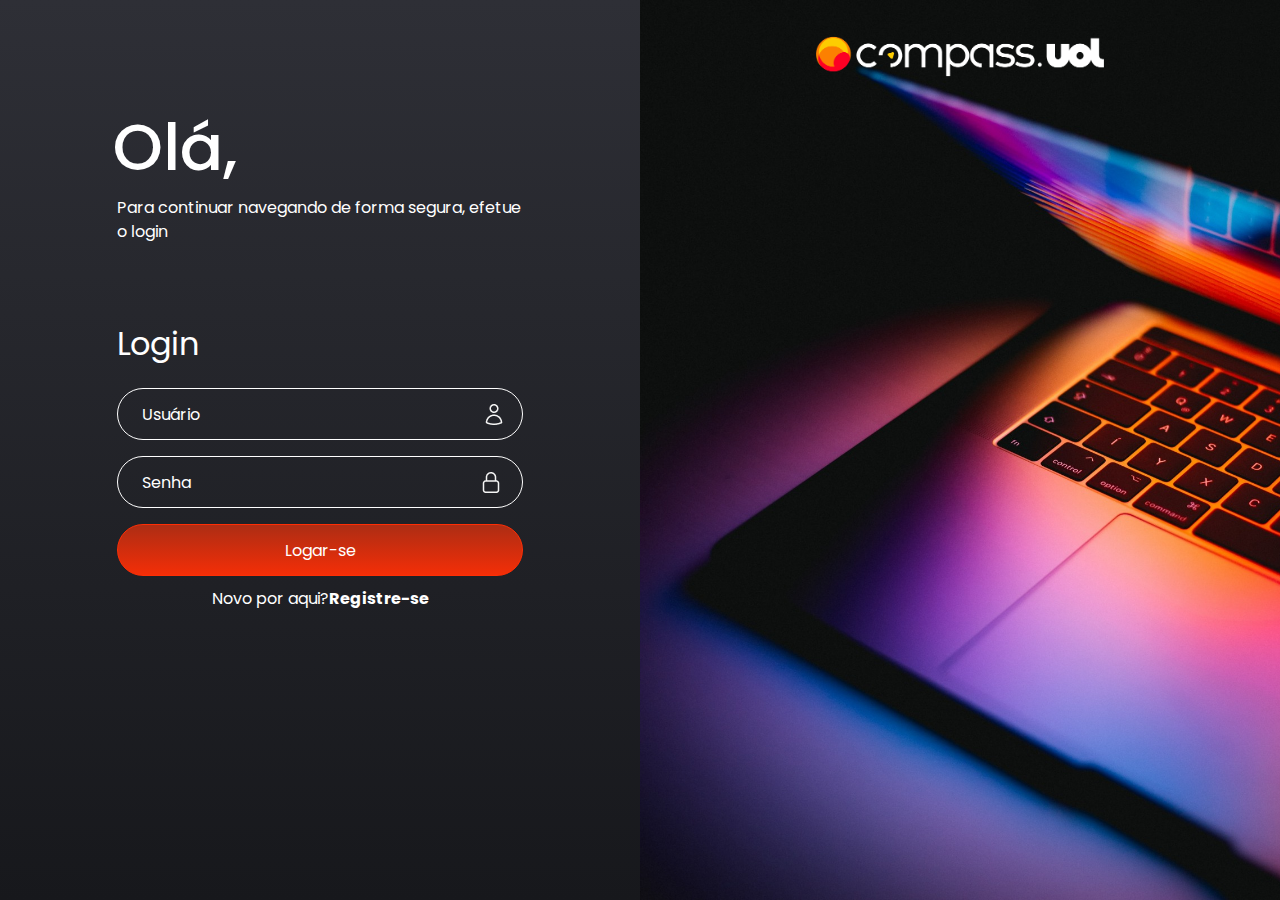
<file: login.html>
<!DOCTYPE html>
<html lang="en">
  <head>
    <meta charset="UTF-8" />
    <meta http-equiv="X-UA-Compatible" content="IE=edge" />
    <meta name="viewport" content="width=device-width, initial-scale=1.0" />
    <title>Compass Uol</title>
    <script src="login.js" defer></script>
    <link rel="stylesheet" href="styleLogin.css" type="text/css" />
  </head>
  <body>
    <section class="boxForm">
      <h1>Olá,</h1>
      <p>Para continuar navegando de forma segura, efetue o login</p>

      <form action="#" method="post" class="form" id="form">
        <h3>Login</h3>
        <div class="input-control">
          <input type="text" name="name" id="user" placeholder="Usuário" />
          <small></small>
        </div>

        <div class="input-control">
        <input
          type="password"
          name="password"
          id="password"
          placeholder="Senha"
        />
        <small></small>
       </div>
        <button type="submit">Logar-se</button>
        <p class="log">
        Novo por aqui? <a href="register.html">Registre-se</a>
        </p>
      </form>
    </section>
    <section class="image">
      <img src="image/compass_logo.png" alt="Image Compass" />
    </section>
  </body>
</html>
</file>
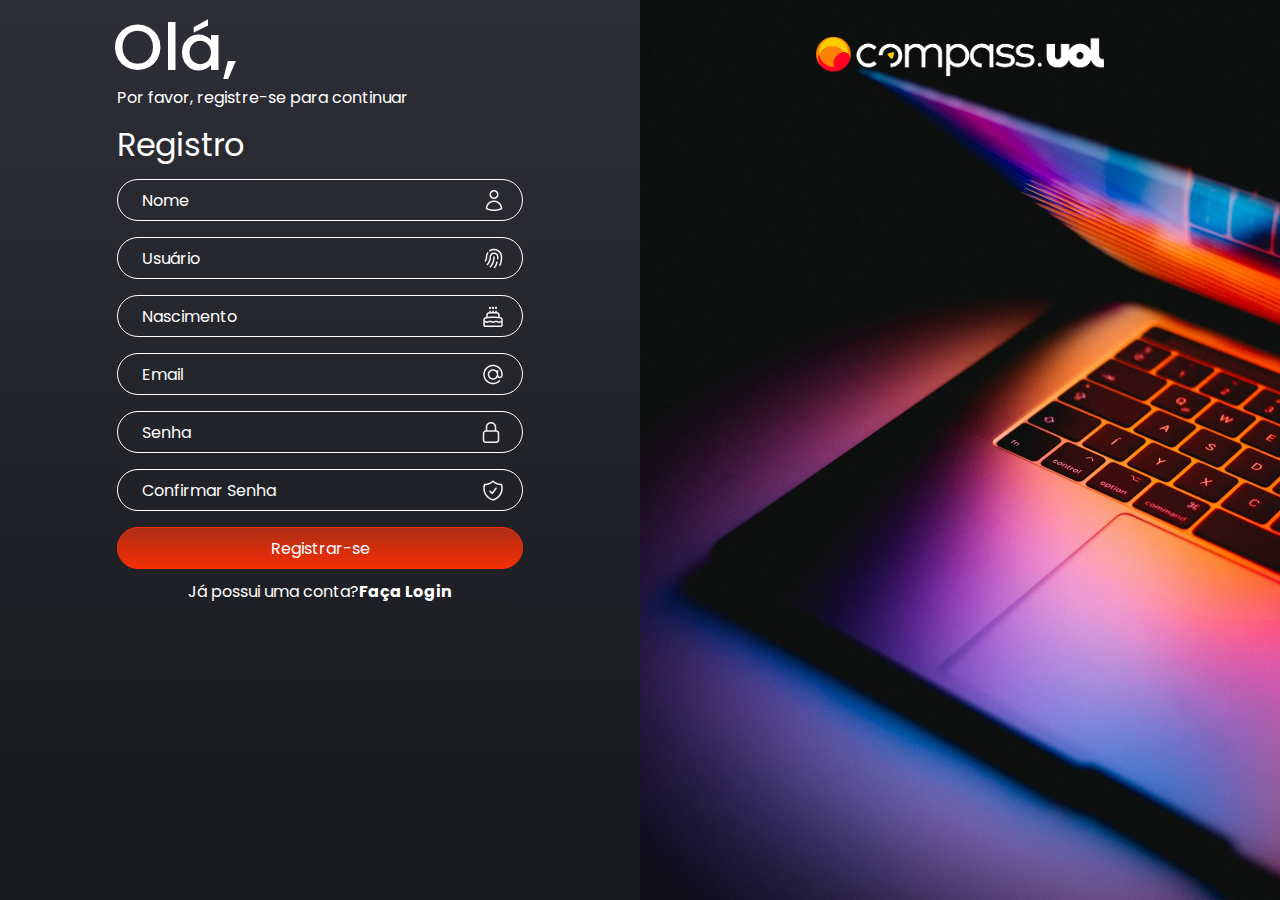
<file: register.html>
<!DOCTYPE html>
<html lang="en">
  <head>
    <meta charset="UTF-8" />
    <meta http-equiv="X-UA-Compatible" content="IE=edge" />
    <meta name="viewport" content="width=device-width, initial-scale=1.0" />
    <title>Compass Uol</title>
    <script src="app.js" defer></script>
    <link rel="stylesheet" href="styleRegister.css" type="text/css" />
  </head>
  <body>
    <section class="boxForm">
      <h1>Olá,</h1>
      <p>Por favor, registre-se para continuar</p>

      <form action="#" method="post" class="form" id="form">
        <h3>Registro</h3>

        <div class="input-control">
          <input type="text" name="name" id="name" placeholder="Nome" autocomplete="off"/>
          <small></small>
        </div>

        <div class="input-control">
          <input type="text" name="user" id="user" placeholder="Usuário" autocomplete="off"/>
          <small></small>
        </div>

        <div class="input-control">
          <input type="text" onfocus="(this.type='date')" name="birth" id="birth" placeholder="Nascimento" />
          <small></small>
        </div>

        <div class="input-control">
          <input type="text" name="email" id="email" placeholder="Email" autocomplete="off"/>
        <small></small>
        </div>

        <div class="input-control">
          <input type="password" name="password" id="password" placeholder="Senha" autocomplete="off"/>
          <small></small>
        </div>

        <div class="input-control">
          <input type="password" name="password_confirm" id="password_confirm" placeholder="Confirmar Senha" autocomplete="off"/>
          <small></small>
        </div>

        <button type="submit">Registrar-se</button>
        <p class="log">
          Já possui uma conta? <a href="login.html">Faça Login</a>
        </p>
      </form>
    </section>
    <section class="image">
      <img src="image/compass_logo.png" alt="Image Compass" />
    </section>
  </body>
</html>
</file>
<file: styleLogin.css>
@import url("https://fonts.googleapis.com/css2?family=Poppins:wght@300;400;500;600&display=swap");

* {
  margin: 0;
  padding: 0;
  font-family: "Poppins";
  font-style: normal;
  font-size: 16px;
  color: white;
}

body {
  display: flex;
  background: linear-gradient(180deg, #2e2f36 0%, #17181c 100%);
  height: 100vh;
}

.boxForm {
  width: 100%;
  display: flex;
  flex-direction: column;
  align-items: center;
  justify-content: center;
}

.form {
  width: 406px;
  height: 746px;
  margin-top: 100px;
}

p > a {
  text-decoration: none;
  font-weight: bold;
}

.boxForm > h1 {
  width: 125px;
  height: 96px;
  margin-right: 290px;
  font-weight: 500;
  font-size: 64px;
  line-height: 96px;
  margin-top: 100px;
}

.boxForm > p {
  width: 406px;
  height: 24px;

  font-weight: 400;
  font-size: 16px;
  line-height: 24px;
}

.form > h3 {
  width: 130px;
  height: 48px;
  font-weight: 400;
  font-size: 32px;
  line-height: 48px;
  margin-bottom: 20px;
}

.log {
  display: flex;
  justify-content: center;
  margin-top: 10px;
}

.image {
  width: 100%;
  height: 100%;
  justify-content: center;
  background-size: cover;
  background-image: url("./image/compass_back.jpeg");
  display: flex;
}

.image > img {
  width: 330px;
  height: 112.95px;
}

input {
  border: 1px solid white;
  border-radius: 46px;
  box-sizing: border-box;
  background-color: transparent;
  width: 406px;
  height: 52px;
  padding: 19px 24px;
  margin-top: 10px;
  /* outline: none; */
  display: flex;
  margin-top: 15px;
  margin-bottom: 16px;
}

input::placeholder {
  color: white;
}

button {
  width: 406px;
  height: 52px;
  background: linear-gradient(180deg, #ad2d14 0%, #f42e07 100%);
  border: 1px solid #fe2e05;
  border-radius: 46px;
}

button:hover {
  cursor: pointer;
}

#user {
  background-image: url(./image/people.png);
  background-repeat: no-repeat;
  align-items: center;
  justify-content: center;
  background-position: 95%;
}

#password {
  background-image: url(./image/lock.png);
  background-repeat: no-repeat;
  align-items: center;
  justify-content: center;
  background-position: 95%;
}

.input-control.error input {
  border: 1px solid #e9b425;
  margin-bottom: 0px;
  margin-top: 0px;
}

.input-control.success input {
  border: 1px solid green;
  margin-bottom: 0px;
  margin-top: 0px;
}

.input-control.success small {
  visibility: visible;
  justify-content: center;
  display: flex;
  color: green;
  font-size: 10px;
}

.input-control.error small {
  visibility: visible;
  justify-content: center;
  display: flex;
  color: #e9b425;
  font-size: 10px;
}

@media (max-width: 768px) {
  .form {
    width: 100%;
    display: flex;
    height: auto;
    align-items: center;
    justify-content: center;
    flex-direction: column;
    margin-top: 0;
  }
  body {
    display: block;
    max-width: 100%;
  }
  input {
    width: 50vw;
    height: 20%;
  }
  button {
    width: 50vw;
    height: 50px;
  }
  .boxForm h1 {
    font-size: 56px;
    justify-items: left;
    display: flex;
  }
  .boxForm p {
    font-size: 12px;
    width: 50%;
    margin-bottom: 30px;
    align-items: center;
    justify-content: center;
  }
}

@media (min-height: 1000px) {
  body {
    max-width: 100%;
    max-height: 100%;
  }

  .boxForm {
    display: flex;
    flex-direction: column;
    justify-content: center;
    align-items: center;
    padding: 0px;
  }
  .boxForm h1 {
    width: 125px;
    height: 96px;
    font-family: "Poppins";
    font-style: normal;
    font-weight: 500;
    font-size: 64px;
    line-height: 96px;
    margin-top: 200px;
  }
  .boxForm p {
    width: 406px;
    height: 24px;

    font-family: "Poppins";
    font-style: normal;
    font-weight: 400;
    font-size: 16px;
    line-height: 24px;
  }
  .boxForm h3 {
    width: 130px;
    height: 48px;

    font-family: "Poppins";
    font-style: normal;
    font-weight: 400;
    font-size: 32px;
    line-height: 48px;
  }
  .form {
    margin-top: 200px;
  }
  input,
  button {
    padding: 19px 24px;

    width: 406px;
    height: 62px;
  }
}
</file>
<file: styleRegister.css>
@import url("https://fonts.googleapis.com/css2?family=Poppins:wght@300;400;500;600&display=swap");

* {
  margin: 0;
  padding: 0;
  font-family: "Poppins";
  font-style: normal;
  font-size: 16px;
  color: white;
}

body {
  display: flex;
  background: linear-gradient(180deg, #2e2f36 0%, #17181c 100%);
  height: 100vh;
}

.boxForm {
  width: 100%;
  display: flex;
  flex-direction: column;
  align-items: center;
}

.form {
  width: 406px;
  height: 746px;
}

p > a {
  text-decoration: none;
  font-weight: bold;
}

.boxForm > h1 {
  width: 125px;
  height: 86px;
  margin-right: 290px;
  font-weight: 500;
  font-size: 64px;
  line-height: 96px;
}

.boxForm > p {
  width: 406px;
  height: 20px;

  font-weight: 400;
  font-size: 16px;
  line-height: 24px;
}

.form > h3 {
  width: 130px;
  height: 38px;
  font-weight: 400;
  font-size: 32px;
  line-height: 48px;
  margin-top: 15px;
  margin-bottom: 20px;
}

.log {
  display: flex;
  justify-content: center;
  margin-top: 10px;
}

.image {
  width: 100%;
  height: 100%;
  justify-content: center;
  background-size: cover;
  background-image: url("./image/compass_back.jpeg");
  display: flex;
}

.image > img {
  width: 330px;
  height: 112.95px;
}

input {
  border: 1px solid white;
  border-radius: 46px;
  box-sizing: border-box;

  background-color: transparent;
  width: 406px;
  height: 42px;
  padding: 19px 24px;
  margin-top: 15px;
  /* outline: none; */
  display: flex;
  margin-bottom: 16px;
}

input::placeholder {
  color: white;
}

button {
  /* margin-top: 20px; */
  width: 406px;
  height: 42px;
  background: linear-gradient(180deg, #ad2d14 0%, #f42e07 100%);
  border: 1px solid #fe2e05;
  border-radius: 46px;
}

button:hover {
  cursor: pointer;
}

#name {
  background-image: url(./image/people.png);
  background-repeat: no-repeat;
  align-items: center;
  justify-content: center;
  background-position: 95%;
}

#user {
  background-image: url(./image/digital.png);
  background-repeat: no-repeat;
  align-items: center;
  justify-content: center;
  background-position: 95%;
}
#birth {
  background-image: url(./image/cake.png);
  background-repeat: no-repeat;
  align-items: center;
  justify-content: center;
  background-position: 95%;
}
#email {
  background-image: url(./image/ar.png);
  background-repeat: no-repeat;
  align-items: center;
  justify-content: center;
  background-position: 95%;
}
#password {
  background-image: url(./image/lock.png);
  background-repeat: no-repeat;
  align-items: center;
  justify-content: center;
  background-position: 95%;
}
#password_confirm {
  background-image: url(./image/verify.png);
  background-repeat: no-repeat;
  align-items: center;
  justify-content: center;
  background-position: 95%;
}
.input-control.error input {
  border: 1px solid #e9b425;
  margin-bottom: 0px;
  margin-top: 0px;
}

.input-control.success input {
  border: 1px solid green;
  margin-bottom: 0px;
  margin-top: 0px;
}

.input-control.success small {
  visibility: visible;
  justify-content: center;
  display: flex;
  color: green;
  font-size: 10px;
}

.input-control.error small {
  visibility: visible;
  justify-content: center;
  display: flex;
  color: #e9b425;
  font-size: 10px;
}

input[type="date"]::-webkit-calendar-picker-indicator {
  opacity: 0;
}

@media (max-width: 768px) {
  body {
    display: block;
    max-width: 100%;
    height: 100vh;
  }
  .boxForm {
    display: flex;
    max-width: 100%;
    max-height: 100%;
  }
  .form {
    max-width: 100%;
    display: flex;
    align-items: center;
    justify-content: center;
    flex-direction: column;
    margin-top: 0;
  }

  input {
    max-width: 300px;
    height: 20px;
    margin: 5px;
  }
  button {
    max-width: 300px;
    height: 40px;
  }
  .boxForm h1 {
    font-size: 56px;
    margin-left: 120px;
  }
  .boxForm h3 {
    margin: 0;
  }
  .boxForm p {
    font-size: 12px;
    width: 100%;
    align-items: center;
    justify-content: center;
    display: flex;
  }
}

@media (min-height: 1000px) {
  body {
    max-width: 100%;
    max-height: 100%;
  }
  .boxForm {
    display: flex;
    flex-direction: column;
    justify-content: center;
    align-items: center;
    padding: 0px;
  }
  .boxForm h1 {
    width: 125px;
    height: 96px;
    margin-top: 50px;
    font-family: "Poppins";
    font-style: normal;
    font-weight: 500;
    font-size: 64px;
    line-height: 96px;
  }
  .boxForm p {
    width: 406px;
    height: 24px;

    font-family: "Poppins";
    font-style: normal;
    font-weight: 400;
    font-size: 16px;
    line-height: 24px;
  }
  .boxForm h3 {
    width: 130px;
    height: 48px;

    font-family: "Poppins";
    font-style: normal;
    font-weight: 400;
    font-size: 32px;
    line-height: 48px;
  }
  .form {
    margin-top: auto;
  }
  input,
  button {
    padding: 19px 24px;

    width: 406px;
    height: 62px;
  }
}
</file>
